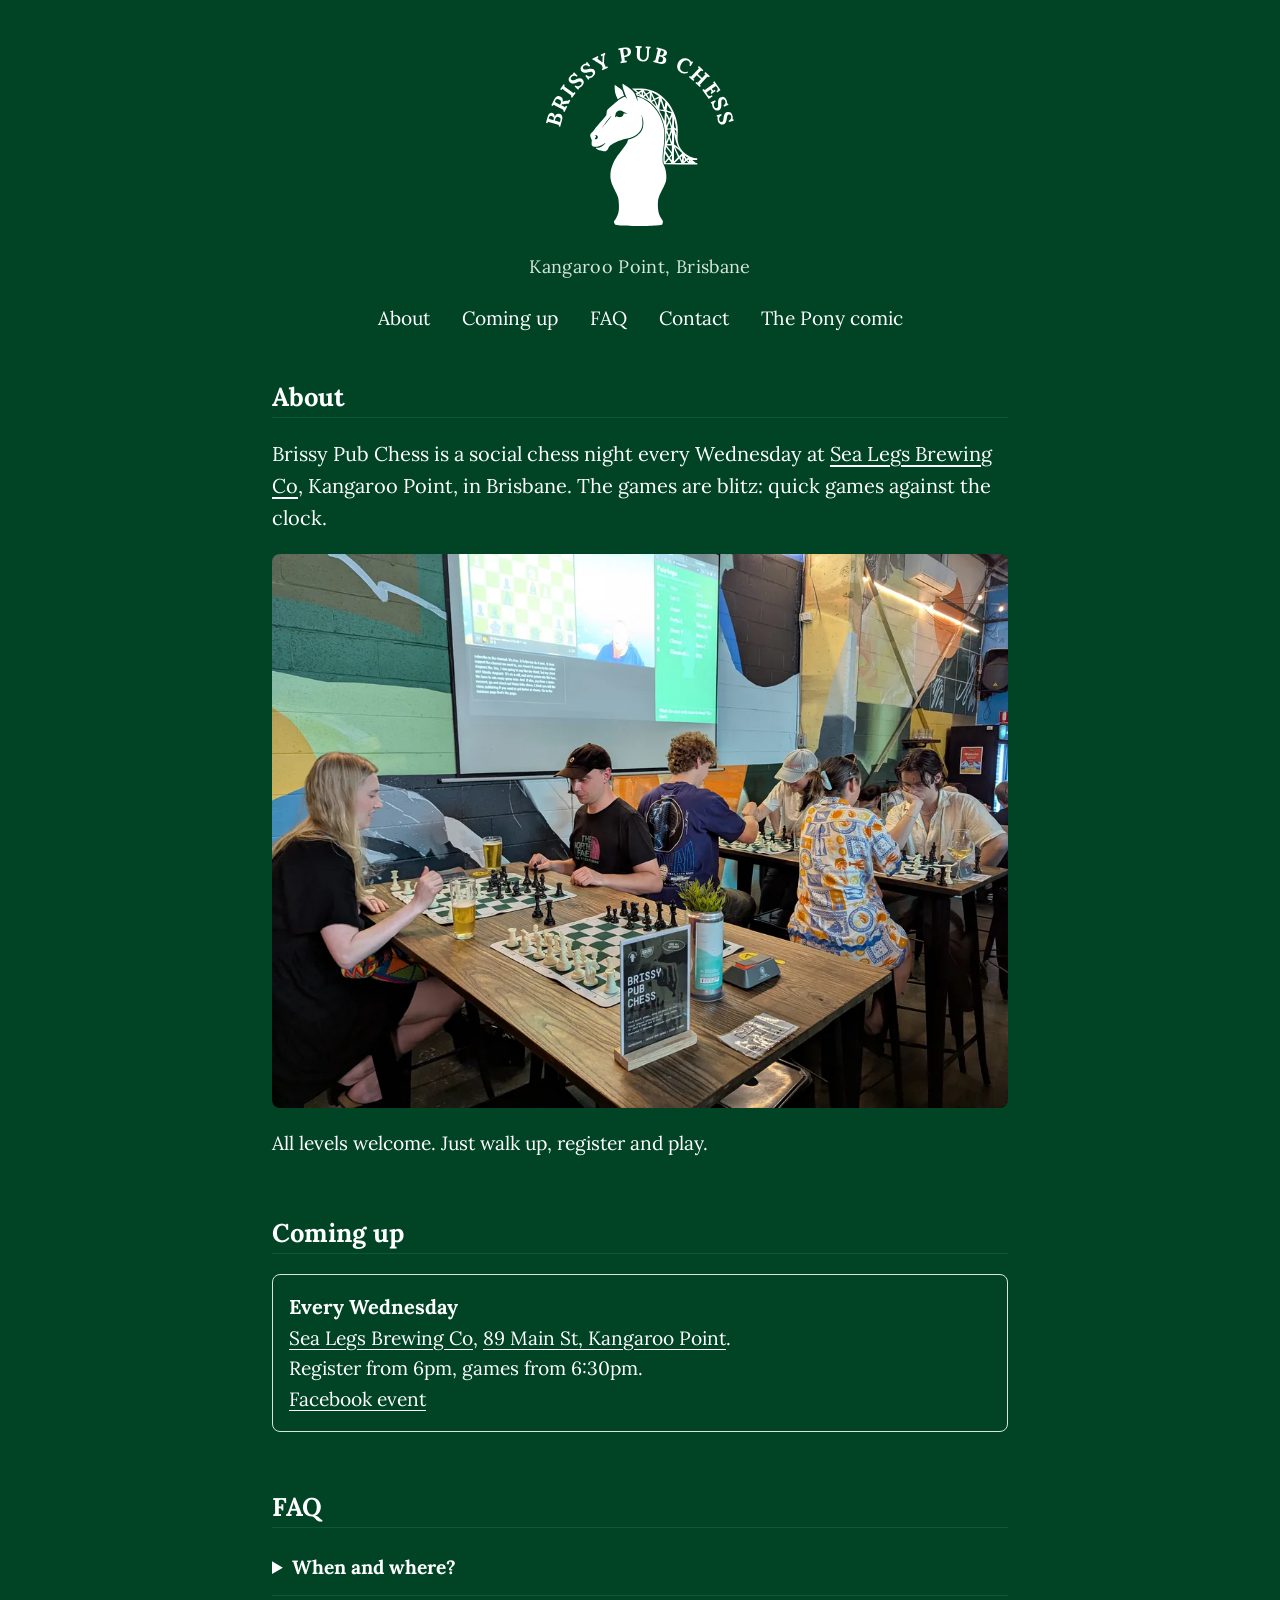
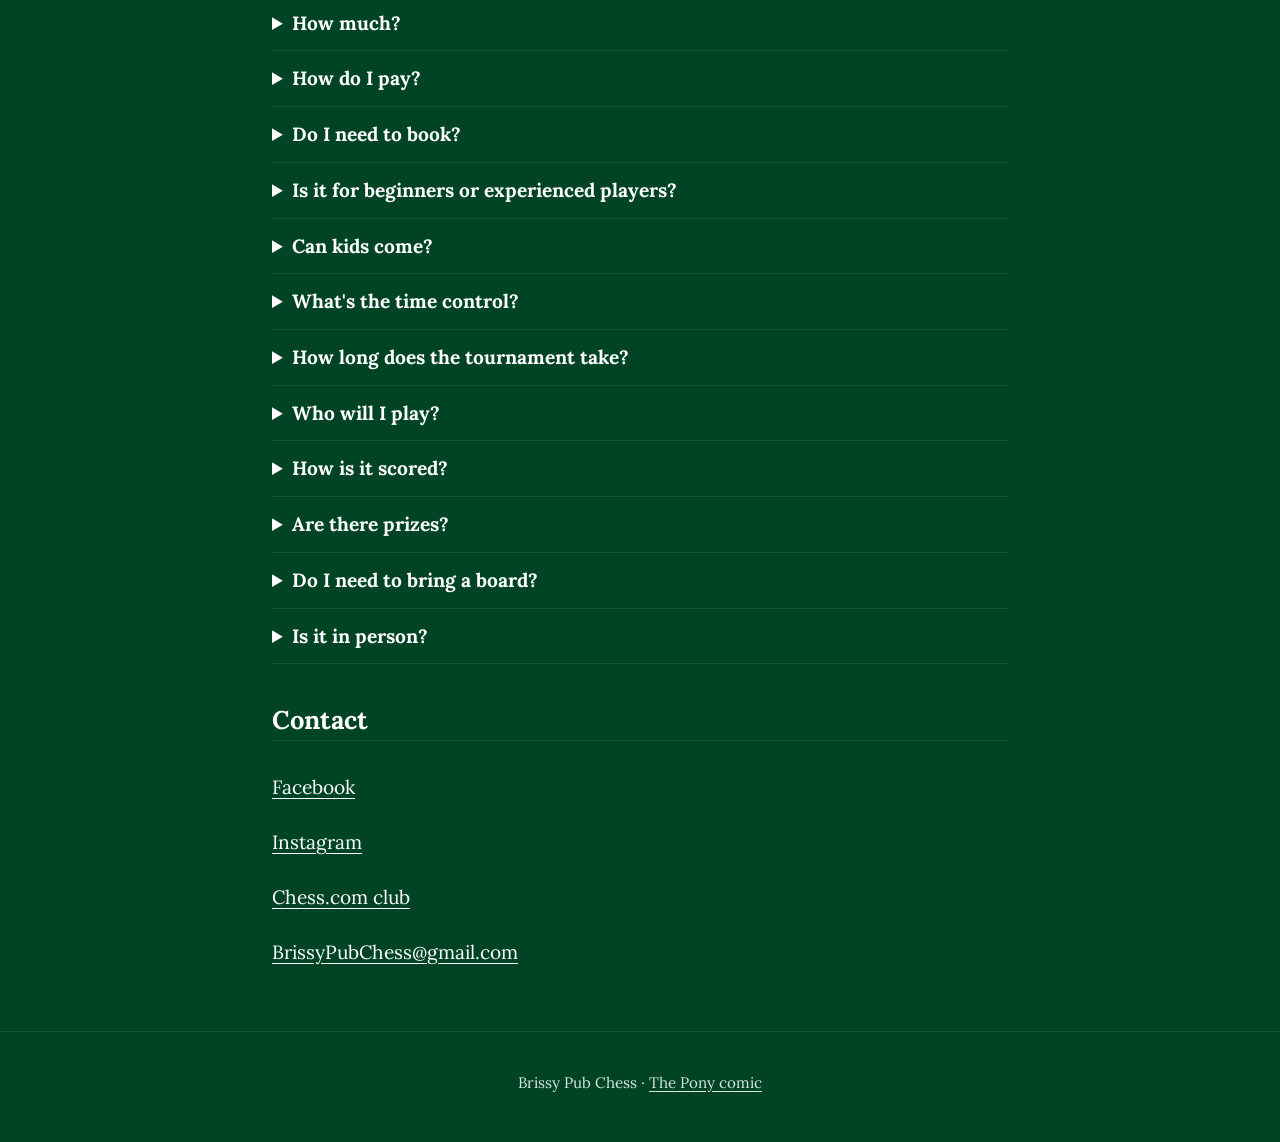
<file: index.html>
<!DOCTYPE html>
<html lang="en-AU">
<head>
  <meta charset="utf-8">
  <meta name="viewport" content="width=device-width, initial-scale=1">
  <title>Brissy Pub Chess · Social chess night, Kangaroo Point, Brisbane</title>
  <meta name="description" content="Social pub chess every Wednesday night at Sea Legs Brewing Co, Kangaroo Point, Brisbane. Blitz games, all levels welcome. Just walk up and play.">
  <link rel="canonical" href="https://www.brissypubchess.com.au/">
  <meta property="og:type" content="website">
  <meta property="og:site_name" content="Brissy Pub Chess">
  <meta property="og:title" content="Brissy Pub Chess · Social chess night, Kangaroo Point, Brisbane">
  <meta property="og:description" content="Social pub chess every Wednesday night at Sea Legs Brewing Co, Kangaroo Point, Brisbane. Blitz games, all levels welcome. Just walk up and play.">
  <meta property="og:url" content="https://www.brissypubchess.com.au/">
  <meta property="og:image" content="https://www.brissypubchess.com.au/images/share.jpg">
  <meta property="og:image:width" content="1200">
  <meta property="og:image:height" content="630">
  <meta property="og:image:alt" content="Players at chess boards at Sea Legs Brewing Co">
  <meta property="og:locale" content="en_AU">
  <meta name="theme-color" content="#014425">
  <link rel="icon" href="images/favicon.svg" type="image/svg+xml">
  <link rel="apple-touch-icon" href="images/apple-touch-icon.png">
  <link rel="preload" href="fonts/lora-latin-wght-normal.woff2" as="font" type="font/woff2" crossorigin>
  <link rel="stylesheet" href="css/style.css">
</head>
<body>
  <a class="skip-link" href="#main">Skip to content</a>

  <header class="site-header">
    <h1 class="site-title"><a href="index.html"><img class="logo" src="images/logo.svg" width="1024" height="1024" alt="Brissy Pub Chess"></a> <span class="tagline">Kangaroo Point, Brisbane</span></h1>
    <nav class="site-nav" aria-label="Main">
      <ul>
        <li><a href="#about">About</a></li>
        <li><a href="#coming-up">Coming up</a></li>
        <li><a href="#faq">FAQ</a></li>
        <li><a href="#contact">Contact</a></li>
        <li><a href="the-pony/index.html">The Pony comic</a></li>
      </ul>
    </nav>
  </header>

  <main id="main">
    <section id="about" aria-labelledby="about-heading">
      <h2 id="about-heading">About</h2>
      <p class="lead">Brissy Pub Chess is a social chess night every Wednesday at <a href="https://www.sealegsbrewing.com.au/">Sea Legs Brewing Co</a>, Kangaroo Point, in Brisbane. The games are blitz: quick games against the clock.</p>
      <img class="photo" src="images/chess-night-tables-640.webp"
           srcset="images/chess-night-tables-640.webp 640w, images/chess-night-tables-1024.webp 1024w, images/chess-night-tables-1536.webp 1536w"
           sizes="(min-width: 48rem) 46rem, 100vw"
           width="1536" height="1157"
           alt="Players at chess boards on the wooden tables at Sea Legs Brewing Co, with pints of beer, a chess clock and a Brissy Pub Chess table sign on the table, and the night's pairings and a chess stream projected on the painted wall behind them.">
      <p>All levels welcome. Just walk up, register and play.</p>
    </section>

    <section id="coming-up" aria-labelledby="coming-up-heading">
      <h2 id="coming-up-heading">Coming up</h2>
      <!-- One <li> per event. The weekly night stays first; add one-off nights below it. -->
      <ul class="events">
        <li>
          <strong>Every Wednesday</strong>
          <a href="https://www.sealegsbrewing.com.au/">Sea Legs Brewing Co</a>, <a href="https://www.google.com/maps/search/?api=1&amp;query=Sea+Legs+Brewing+Co%2C+89+Main+St%2C+Kangaroo+Point+QLD">89 Main St, Kangaroo Point</a>.<br>
          Register from 6pm, games from 6:30pm.<br>
          <a href="https://www.facebook.com/events/1058613073730019">Facebook event</a>
        </li>
      </ul>
    </section>

    <section id="faq" class="faq" aria-labelledby="faq-heading">
      <h2 id="faq-heading">FAQ</h2>

      <details>
        <summary>When and where?</summary>
        <p>Every Wednesday, <a href="https://www.sealegsbrewing.com.au/">Sea Legs Brewing Co</a>, <a href="https://www.google.com/maps/search/?api=1&amp;query=Sea+Legs+Brewing+Co%2C+89+Main+St%2C+Kangaroo+Point+QLD">89 Main St, Kangaroo Point</a>. Register from 6pm, games from 6:30pm.</p>
      </details>

      <details>
        <summary>How much?</summary>
        <p>$15, or $10 concession. Includes a drink or a snack.</p>
      </details>

      <details>
        <summary>How do I pay?</summary>
        <p>Tap and go with your card or phone.</p>
      </details>

      <details>
        <summary>Do I need to book?</summary>
        <p>No, just walk up and register on the night.</p>
      </details>

      <details>
        <summary>Is it for beginners or experienced players?</summary>
        <p>Both. All levels welcome.</p>
      </details>

      <details>
        <summary>Can kids come?</summary>
        <p>It's mainly adults. Under-18s are welcome if accompanied by an adult.</p>
      </details>

      <details>
        <summary>What's the time control?</summary>
        <p>3+2 blitz. Each player has 3 minutes on their clock for the whole game, and 2 seconds are added to their clock after every move they make.</p>
      </details>

      <details>
        <summary>How long does the tournament take?</summary>
        <p>Generally an hour or less, usually six games.</p>
      </details>

      <details>
        <summary>Who will I play?</summary>
        <p>Each round you're paired with someone on a similar score. When numbers are small, it switches to making sure everyone plays everyone.</p>
      </details>

      <details>
        <summary>How is it scored?</summary>
        <p>A win is 1 point and a draw is half a point. Players on equal points are split by number of wins, otherwise they share the place. There's also a Pub Score, where beating a stronger player counts for more than beating a weaker one.</p>
      </details>

      <details>
        <summary>Are there prizes?</summary>
        <p>No, bragging rights only.</p>
      </details>

      <details>
        <summary>Do I need to bring a board?</summary>
        <p>No. Boards and clocks are supplied.</p>
      </details>

      <details>
        <summary>Is it in person?</summary>
        <p>Yes. It's over-the-board chess, played in real life.</p>
      </details>
    </section>

    <section id="contact" aria-labelledby="contact-heading">
      <h2 id="contact-heading">Contact</h2>
      <ul class="links">
        <li><a href="https://www.facebook.com/BrissyPubChess">Facebook</a></li>
        <li><a href="https://www.instagram.com/BrissyPubChess">Instagram</a></li>
        <li><a href="https://www.chess.com/club/brissy-pub-chess">Chess.com club</a></li>
        <li><a href="mailto:BrissyPubChess@gmail.com">BrissyPubChess@gmail.com</a></li>
      </ul>
    </section>
  </main>

  <footer class="site-footer">
    <p>Brissy Pub Chess · <a href="the-pony/index.html">The Pony comic</a></p>
  </footer>
</body>
</html>
</file>
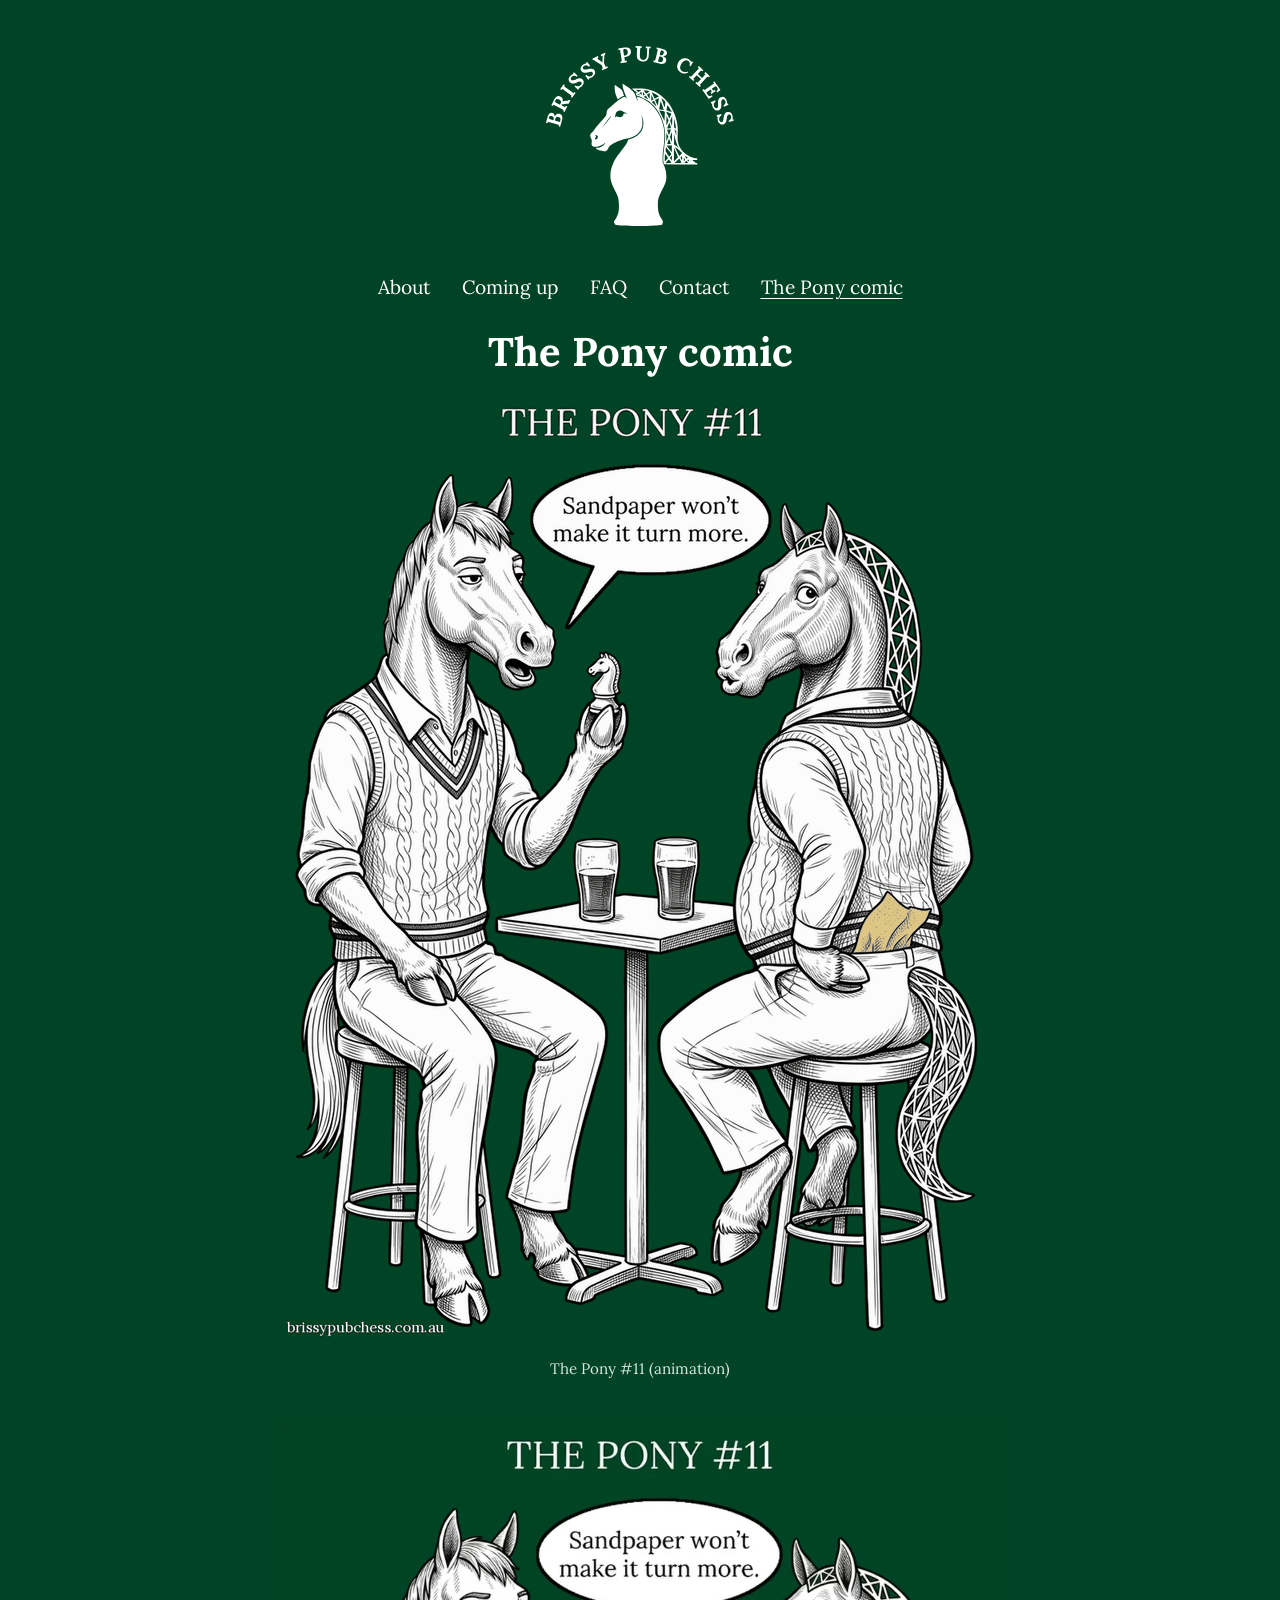
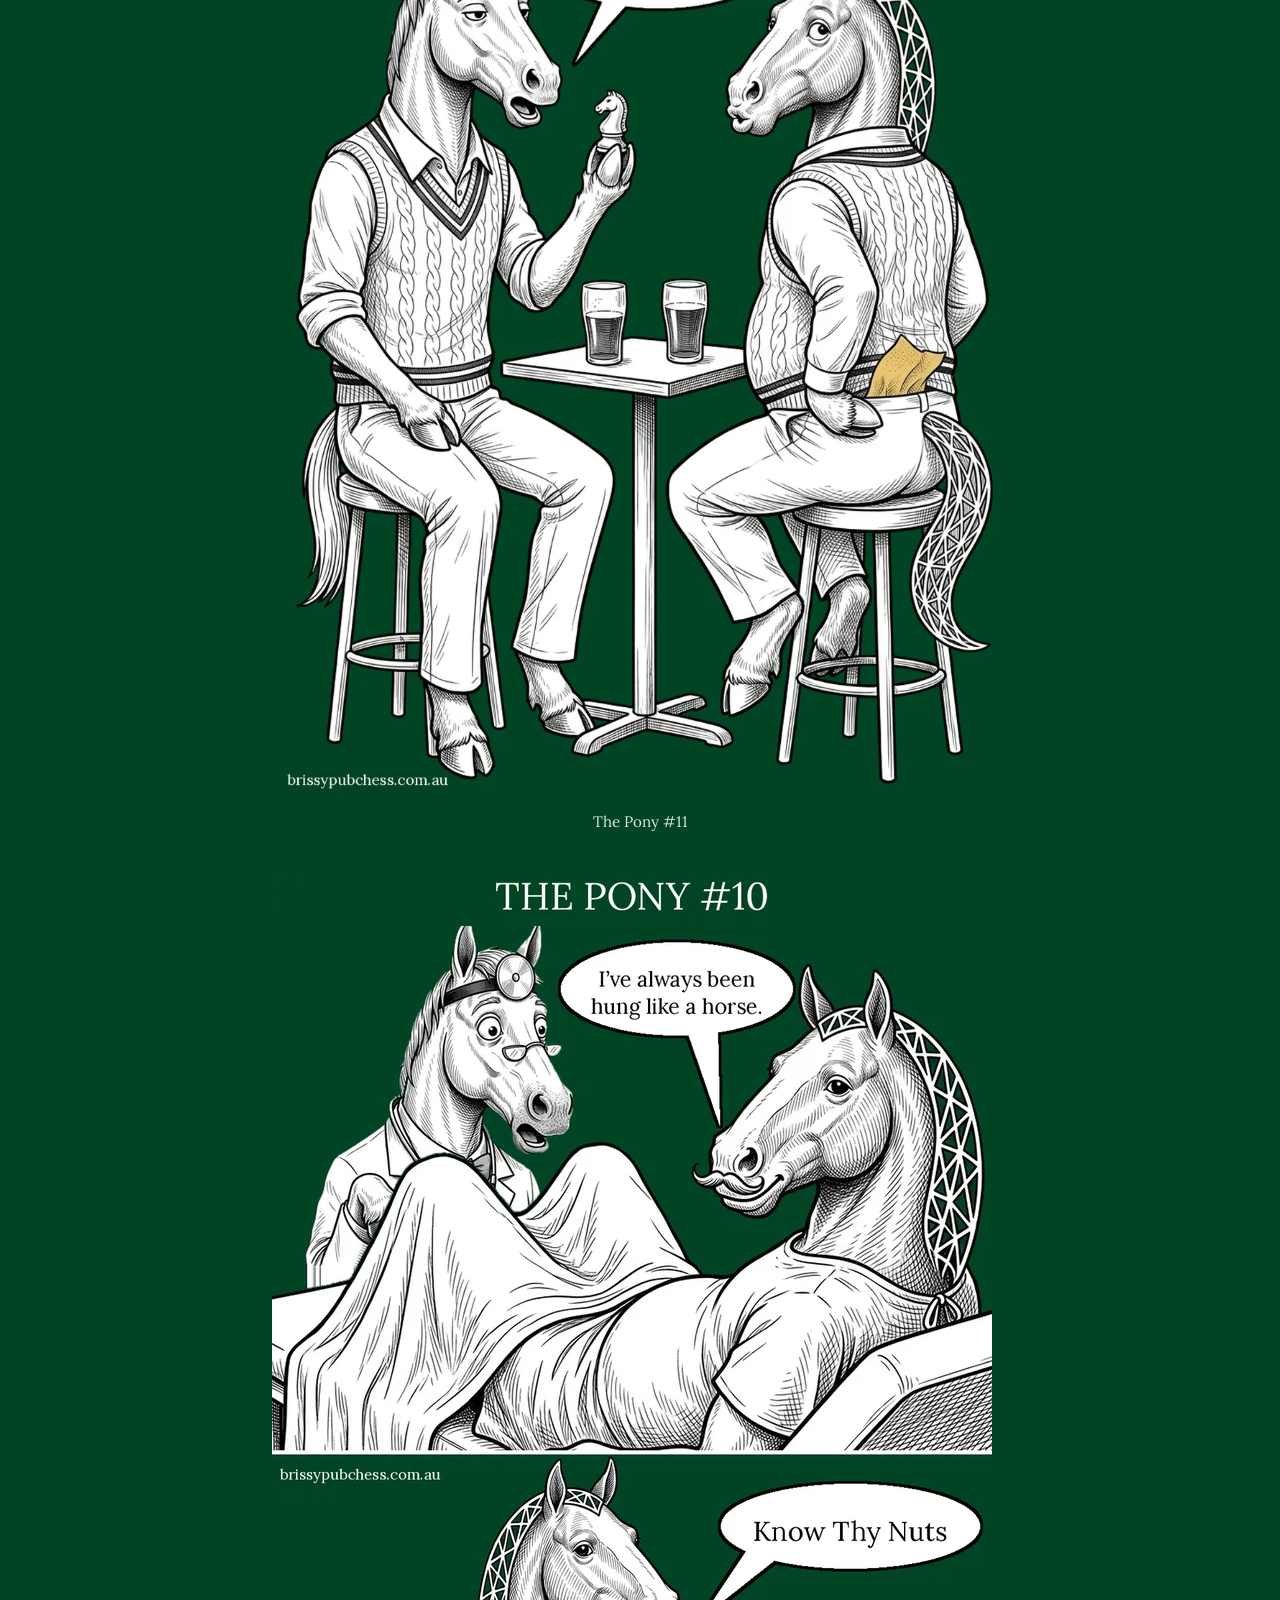
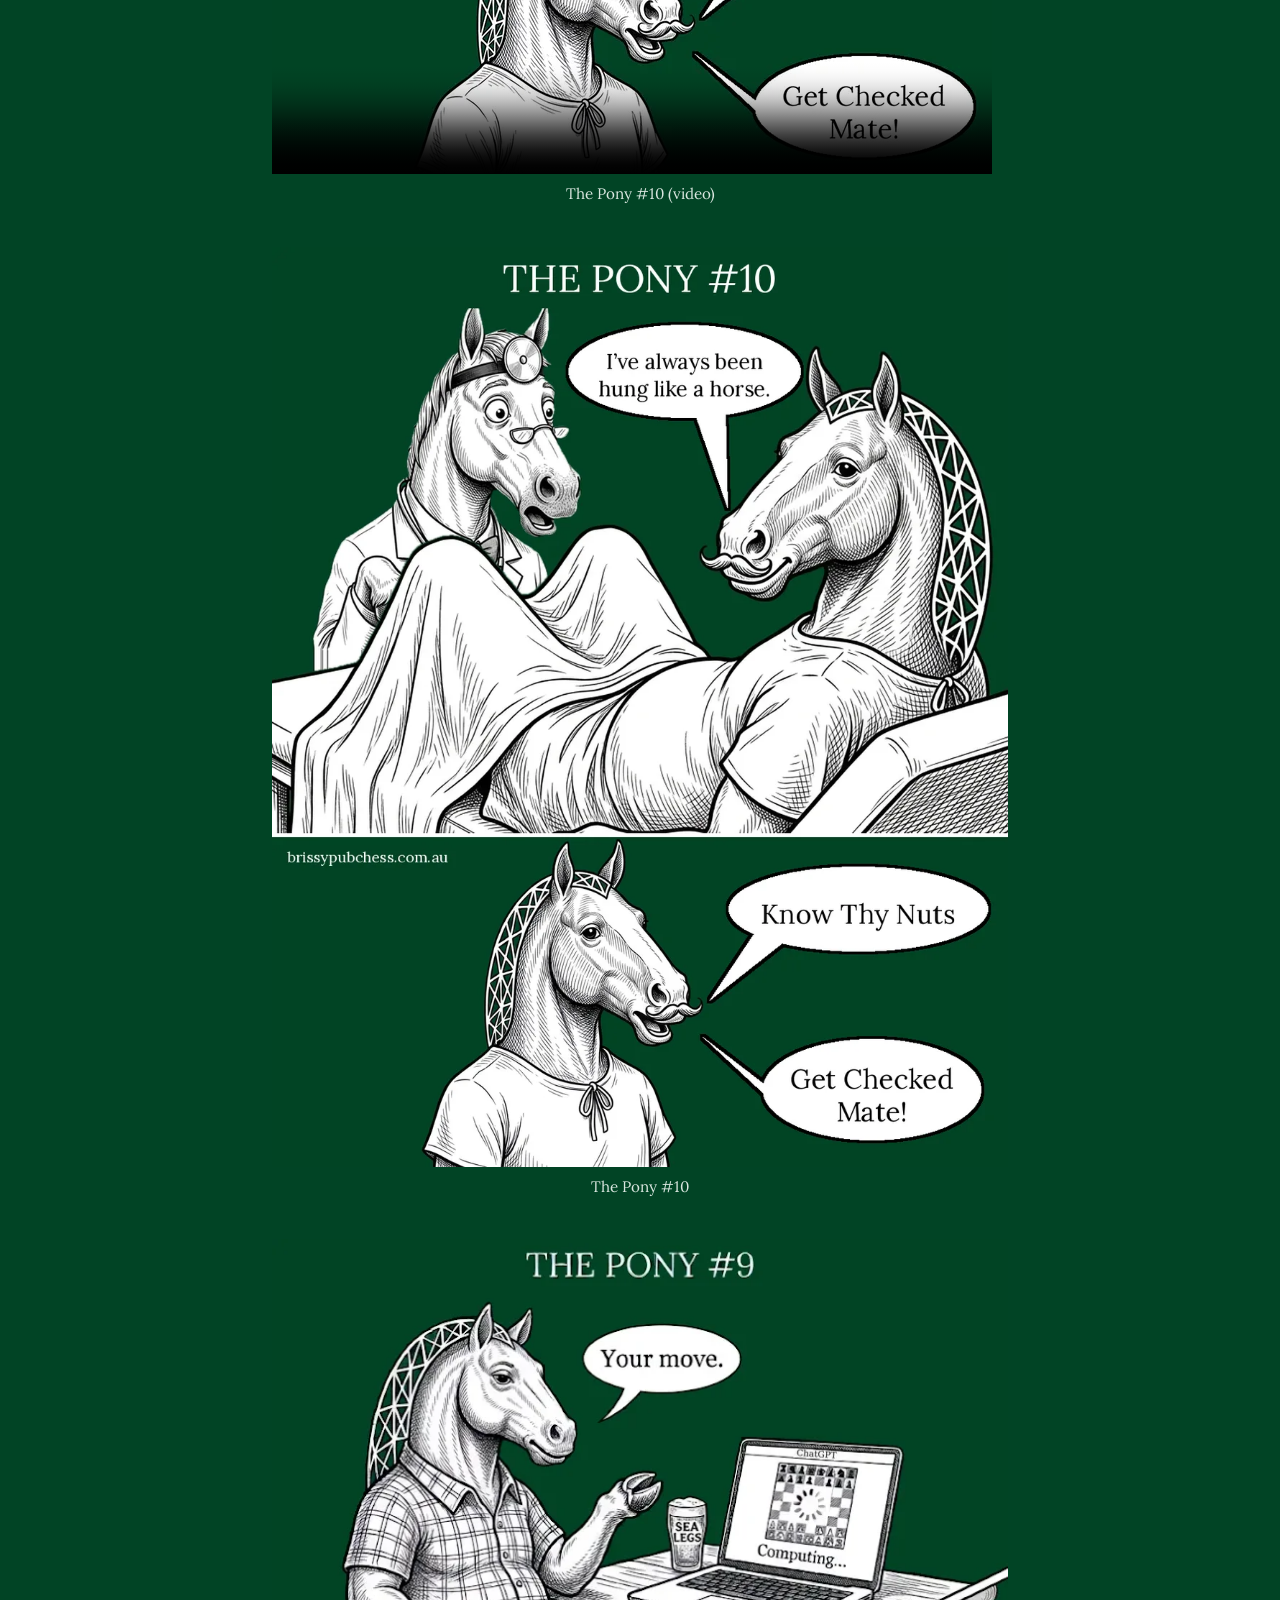
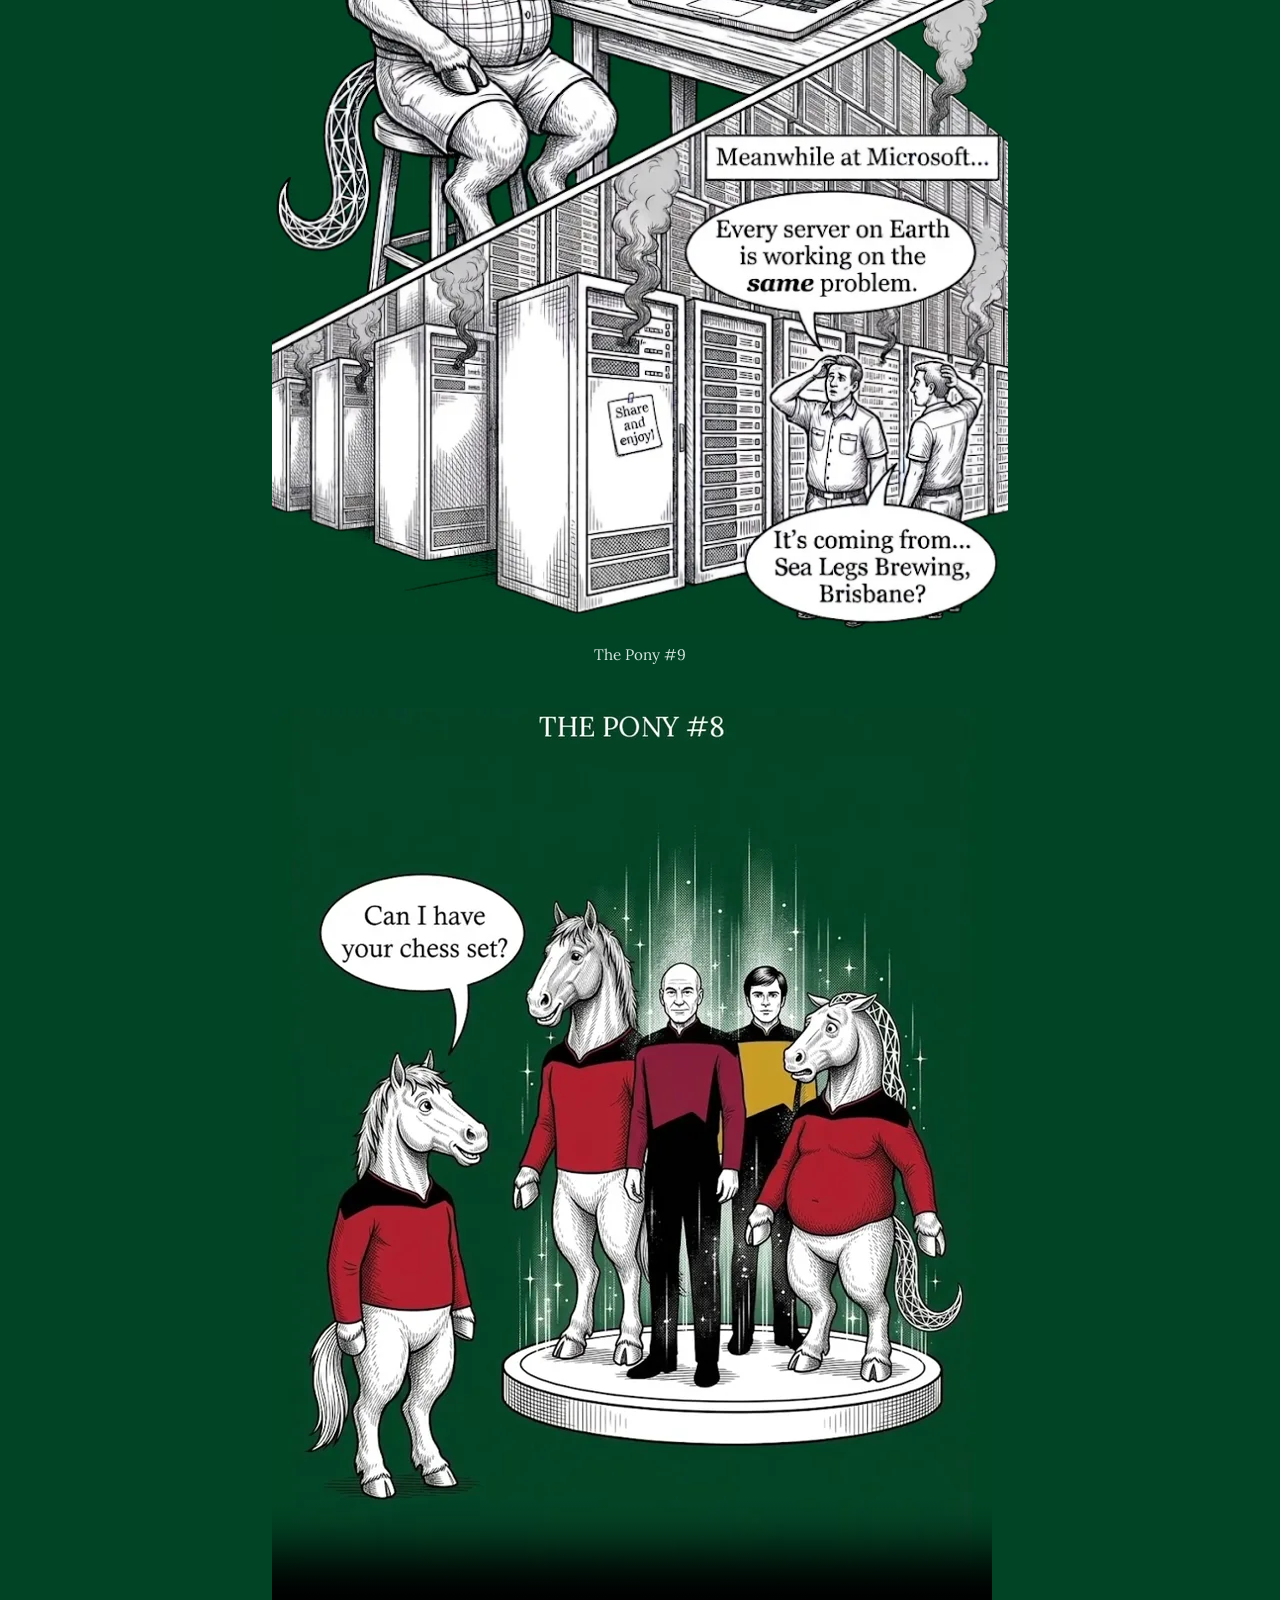
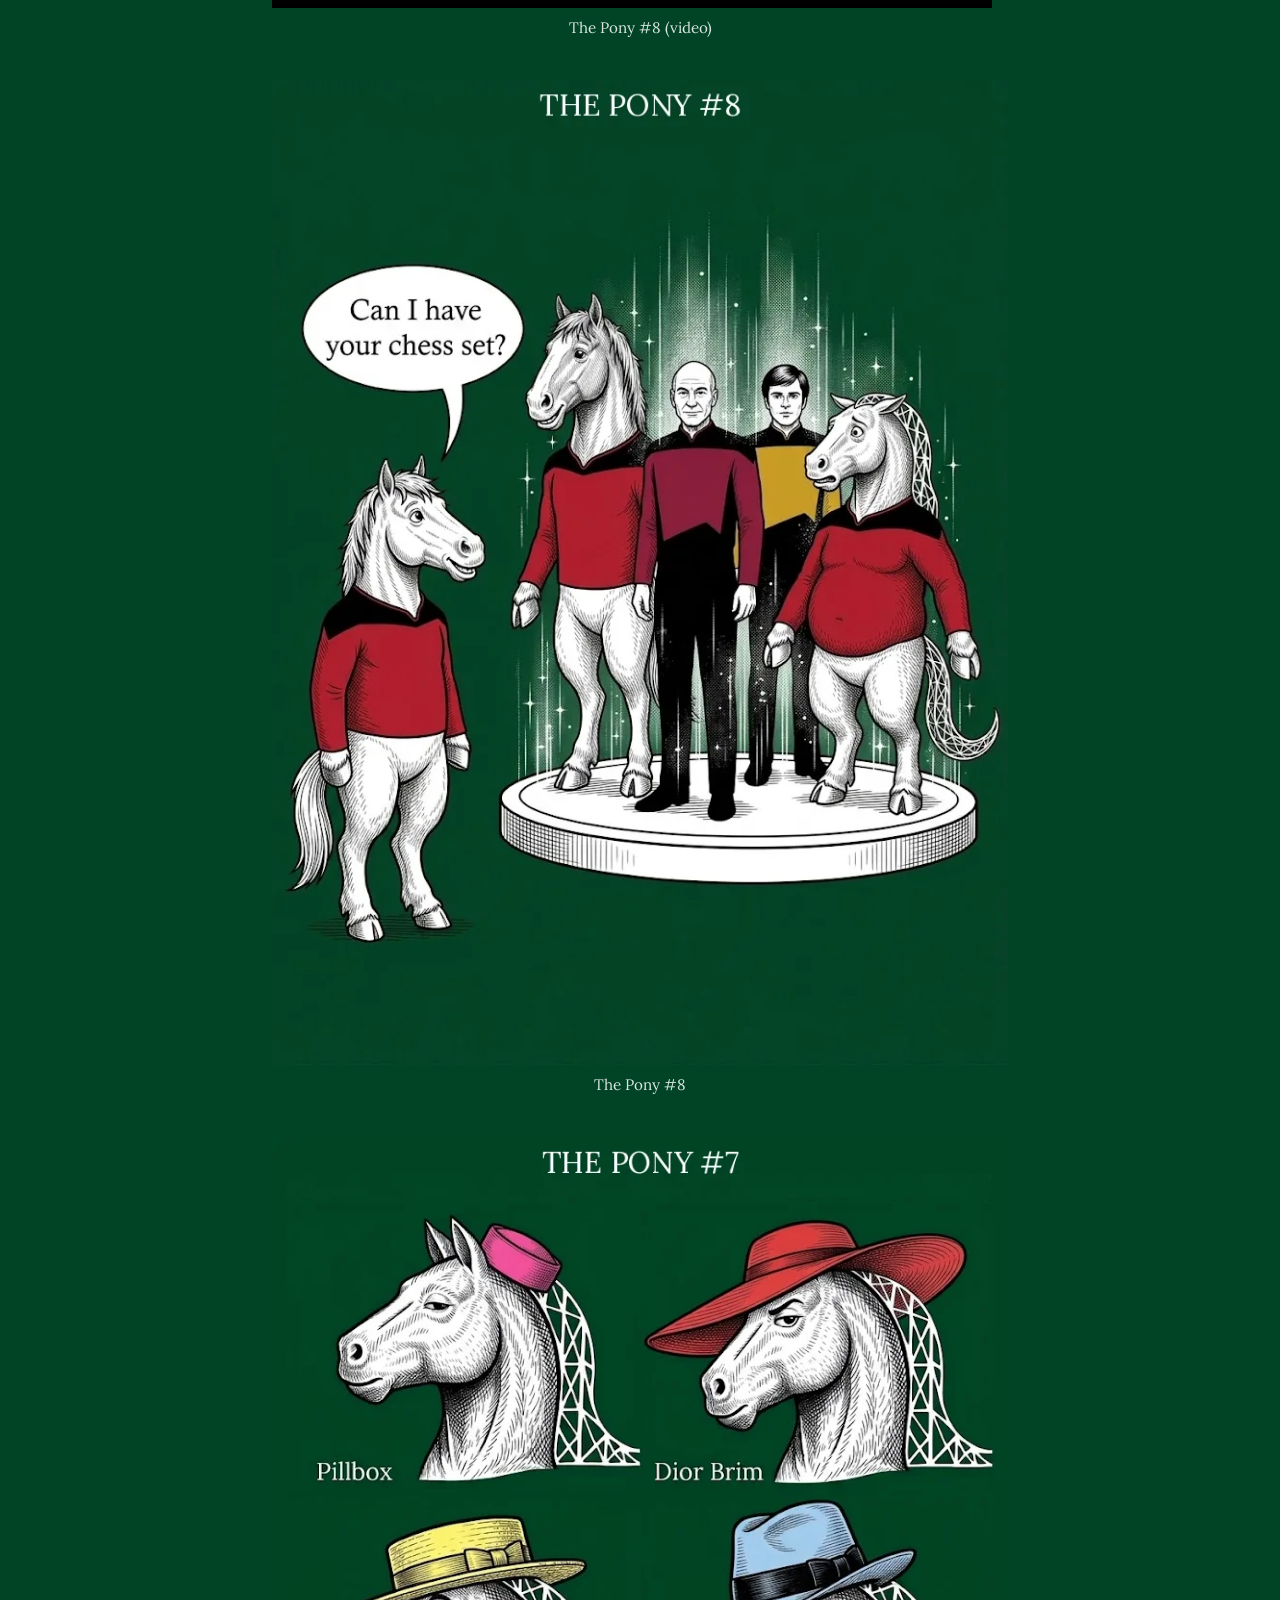
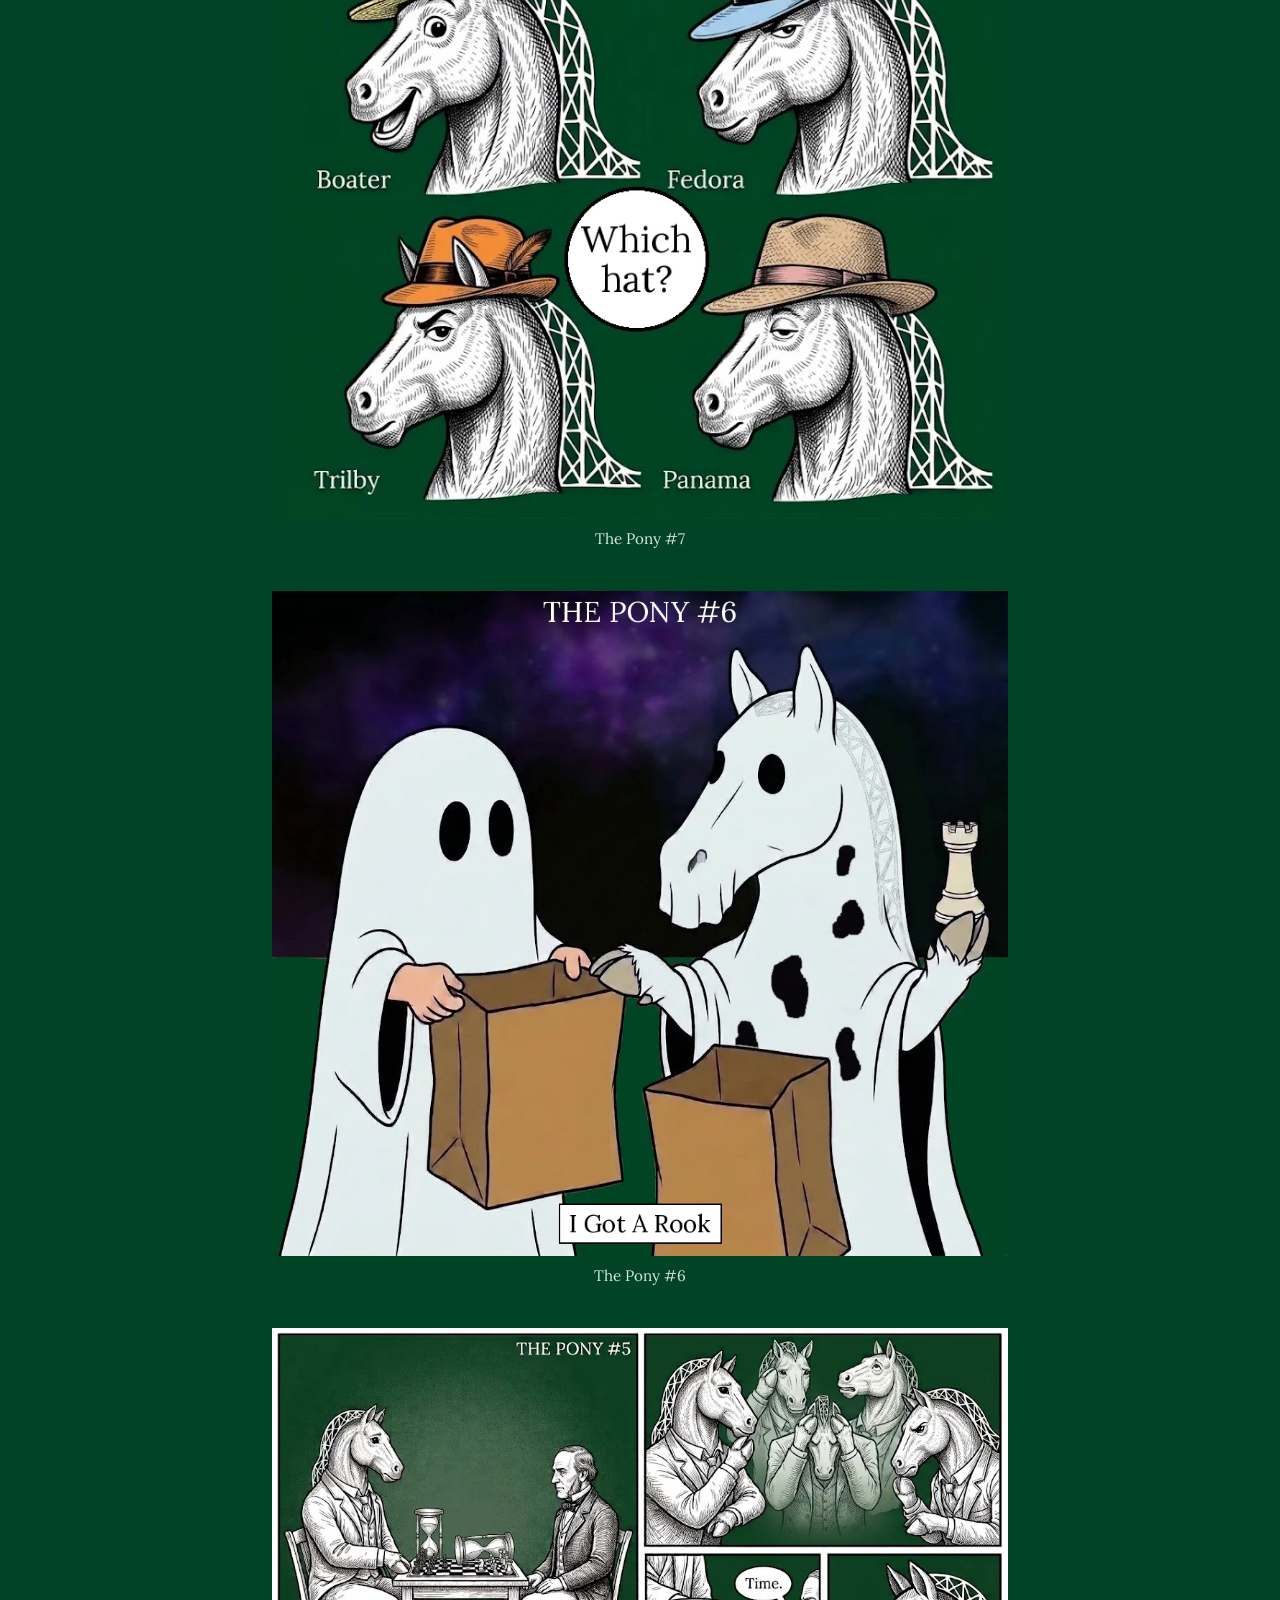
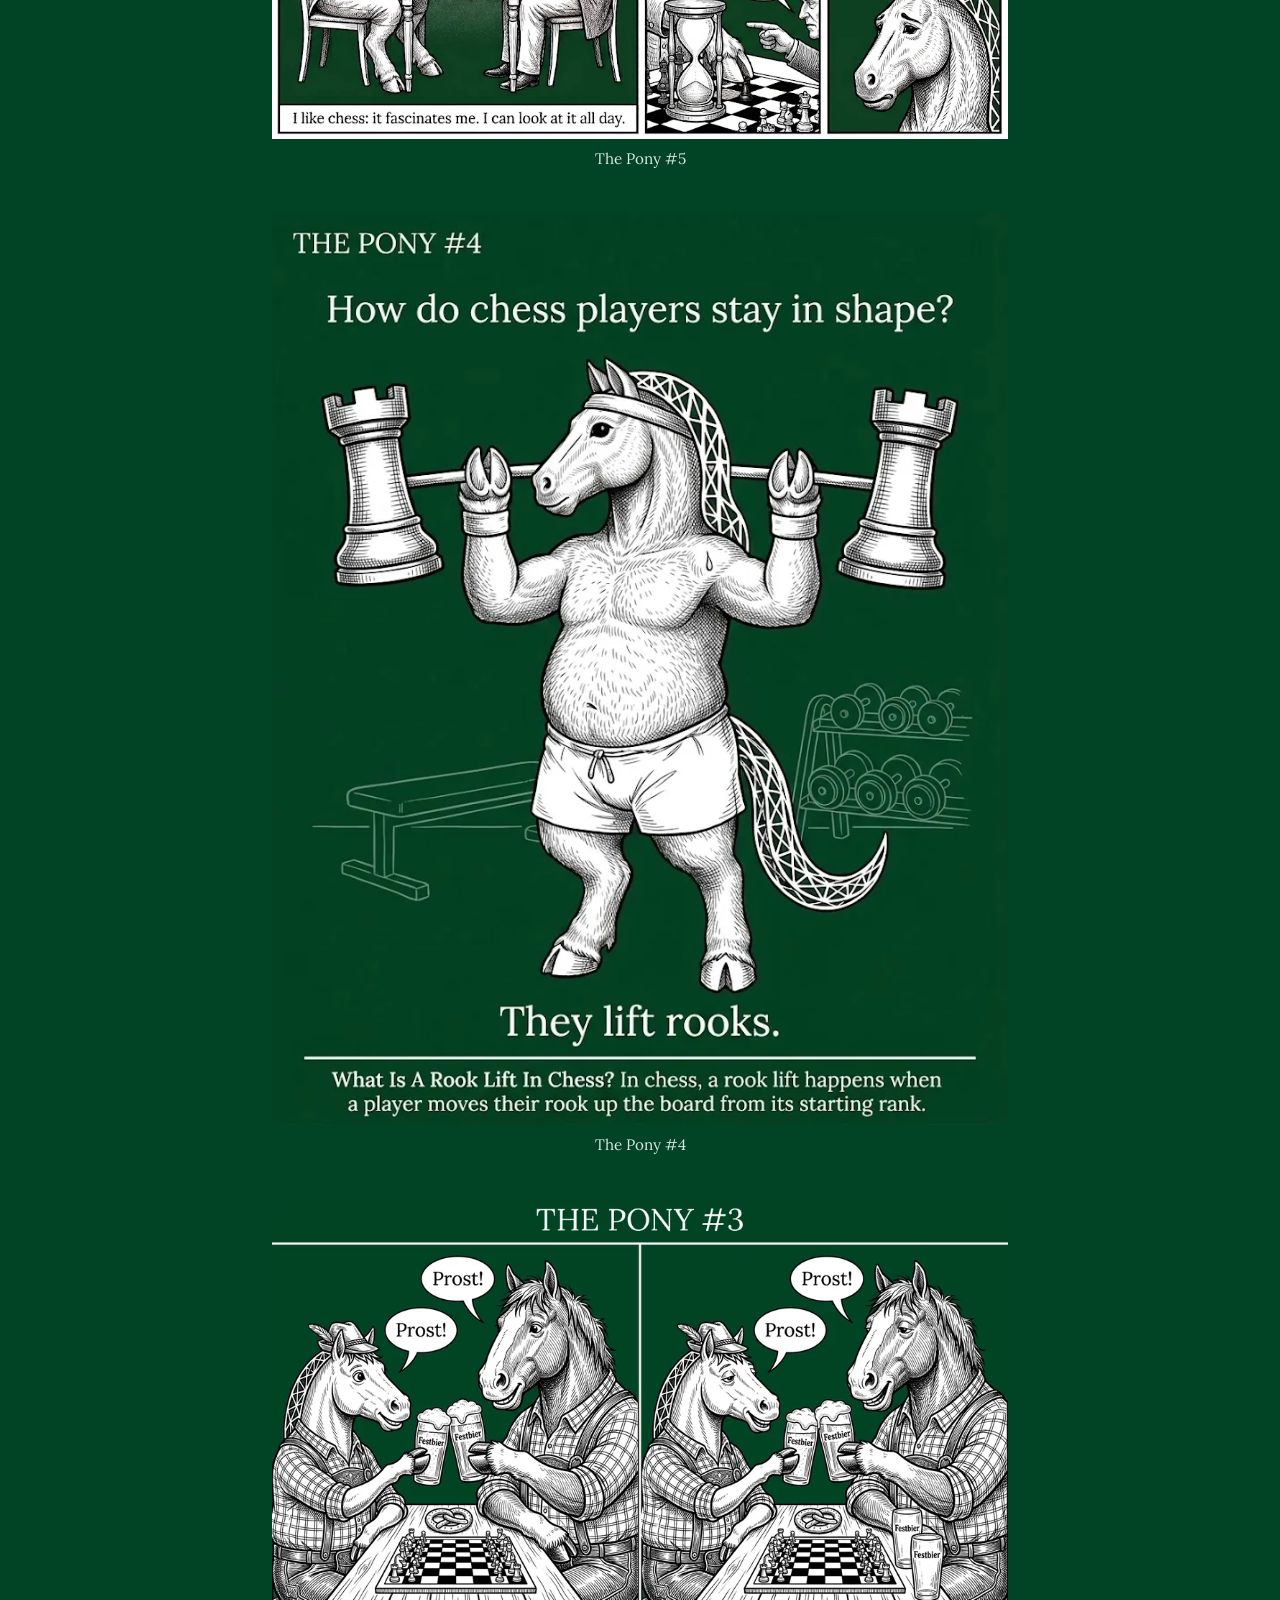
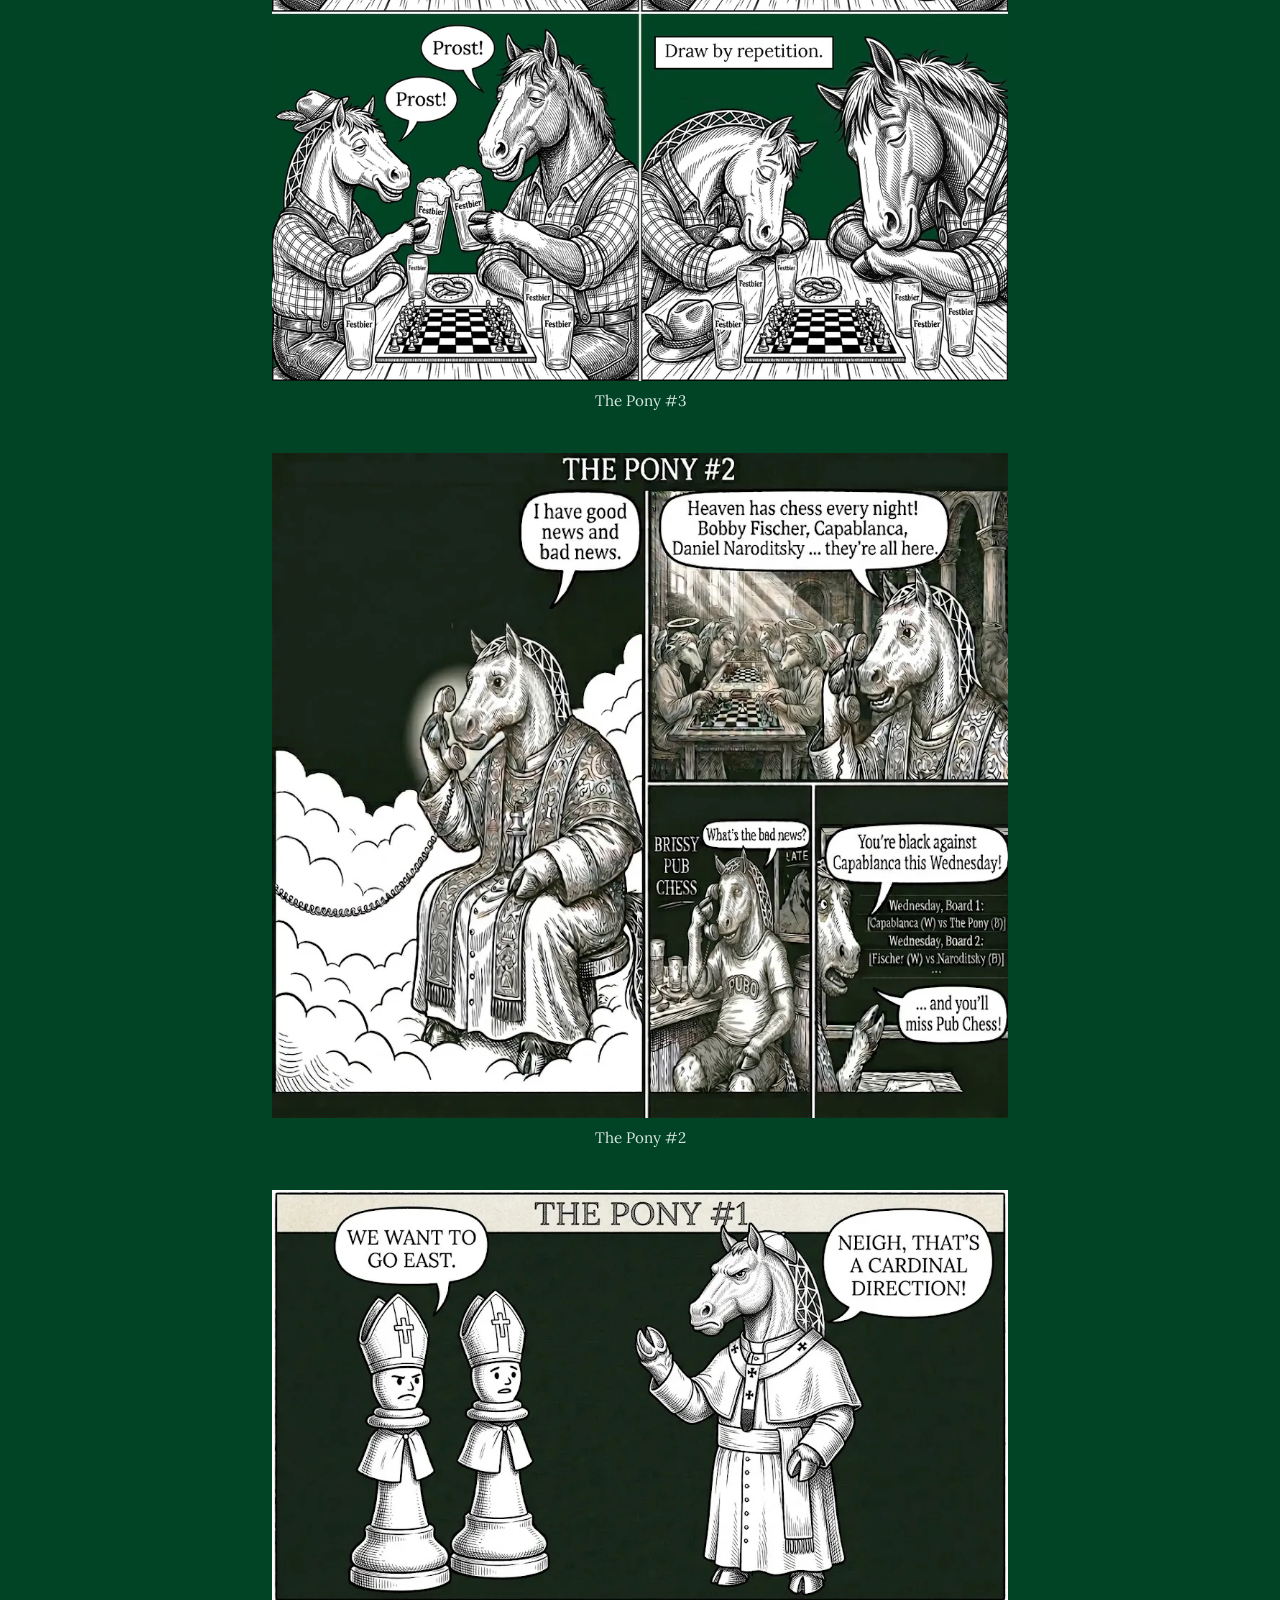
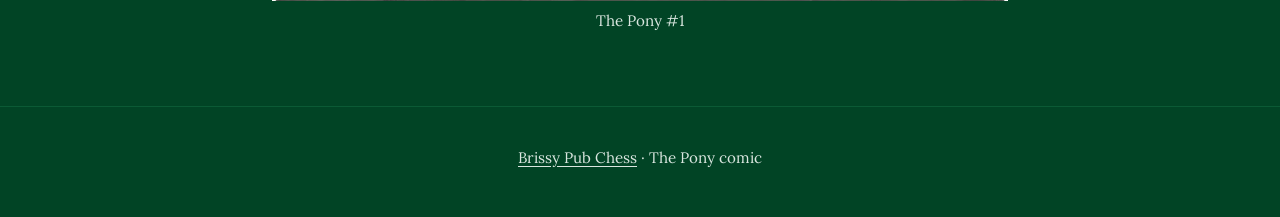
<file: the-pony/index.html>
<!DOCTYPE html>
<html lang="en-AU">
<head>
  <meta charset="utf-8">
  <meta name="viewport" content="width=device-width, initial-scale=1">
  <title>The Pony · Brissy Pub Chess</title>
  <meta name="description" content="The Pony, a chess comic from Brissy Pub Chess.">
  <link rel="canonical" href="https://www.brissypubchess.com.au/the-pony/">
  <meta property="og:type" content="website">
  <meta property="og:site_name" content="Brissy Pub Chess">
  <meta property="og:title" content="The Pony · Brissy Pub Chess">
  <meta property="og:description" content="The Pony, a chess comic from Brissy Pub Chess.">
  <meta property="og:url" content="https://www.brissypubchess.com.au/the-pony/">
  <meta property="og:image" content="https://www.brissypubchess.com.au/images/share.jpg">
  <meta property="og:image:width" content="1200">
  <meta property="og:image:height" content="630">
  <meta property="og:image:alt" content="Players at chess boards at Sea Legs Brewing Co">
  <meta property="og:locale" content="en_AU">
  <meta name="theme-color" content="#014425">
  <link rel="icon" href="../images/favicon.svg" type="image/svg+xml">
  <link rel="apple-touch-icon" href="../images/apple-touch-icon.png">
  <link rel="preload" href="../fonts/lora-latin-wght-normal.woff2" as="font" type="font/woff2" crossorigin>
  <link rel="stylesheet" href="../css/style.css">
</head>
<body>
  <a class="skip-link" href="#main">Skip to content</a>

  <header class="site-header">
    <a href="../index.html"><img class="logo" src="../images/logo.svg" width="1024" height="1024" alt="Brissy Pub Chess"></a>
    <nav class="site-nav" aria-label="Main">
      <ul>
        <li><a href="../index.html#about">About</a></li>
        <li><a href="../index.html#coming-up">Coming up</a></li>
        <li><a href="../index.html#faq">FAQ</a></li>
        <li><a href="../index.html#contact">Contact</a></li>
        <li><a href="index.html" aria-current="page">The Pony comic</a></li>
      </ul>
    </nav>
  </header>

  <main id="main">
    <h1>The Pony comic</h1>

    <!--
      Newest first. To add a comic, copy one <figure> block to the top and
      change the number in it. Each comic has a 640px wide copy for phones and
      a copy up to 1024px wide for computers; the browser picks one. The
      newest comic loads straight away; older ones load as people scroll down.
    -->

    <figure class="comic">
      <img src="../images/the-pony/the-pony-11-720.gif"
           width="720" height="960"
           alt="Animation of The Pony #11. The Pony, behind his back, pushes a sheet of sandpaper down into the back of his trousers until only a corner shows. Two ponies in cricket whites and cable-knit cricket vests sit on bar stools at a small pub table with two pints of beer. On the left, a pony holds up a chess knight and says: Sandpaper won't make it turn more. On the right, The Pony looks innocently upward, lips pursed as if whistling, with a sheet of sandpaper stuffed down the back of his trousers. Small text in the corner reads: brissypubchess.com.au">
      <figcaption>The Pony #11 (animation)</figcaption>
    </figure>

    <figure class="comic">
      <img src="../images/the-pony/the-pony-11-640.webp"
           srcset="../images/the-pony/the-pony-11-640.webp 640w, ../images/the-pony/the-pony-11-1024.webp 1024w"
           sizes="(min-width: 48rem) 46rem, 100vw"
           width="1024" height="1365"
           alt="Two ponies in cricket whites and cable-knit cricket vests sit on bar stools at a small pub table with two pints of beer. On the left, a pony holds up a chess knight and says: Sandpaper won't make it turn more. On the right, The Pony looks innocently upward, lips pursed as if whistling, with a sheet of sandpaper stuffed down the back of his trousers. Small text in the corner reads: brissypubchess.com.au">
      <figcaption>The Pony #11</figcaption>
    </figure>

    <figure class="comic">
      <video controls preload="none" playsinline
             poster="../images/the-pony/the-pony-10-reel-poster-720.webp"
             width="720" height="900"
             aria-label="Video of The Pony #10, with no sound. The comic builds up panel by panel. The Pony, in a hospital gown and a thin waxed handlebar moustache, lies on an examination table with a sheet over his raised knees while a shocked doctor pony with a head mirror peers over the sheet. The Pony says: I've always been hung like a horse. Then The Pony faces the reader and says: Know Thy Nuts. Then: Get Checked Mate! It ends on the Brissy Pub Chess logo.">
        <source src="../images/the-pony/the-pony-10-reel-720.mp4" type="video/mp4">
        <a href="../images/the-pony/the-pony-10-reel-720.mp4">Watch the video of The Pony #10</a>
      </video>
      <figcaption>The Pony #10 (video)</figcaption>
    </figure>

    <figure class="comic">
      <img src="../images/the-pony/the-pony-10-640.webp"
           srcset="../images/the-pony/the-pony-10-640.webp 640w, ../images/the-pony/the-pony-10-1024.webp 1024w"
           sizes="(min-width: 48rem) 46rem, 100vw"
           loading="lazy"
           width="1024" height="1280"
           alt="Two panels. In the top panel, The Pony, wearing a hospital gown and a thin waxed handlebar moustache, lies back on an examination table with a sheet over his raised knees. At the end of the table, a doctor pony with a head mirror, glasses, a bow tie and a stethoscope peers over the sheet, looking shocked. The Pony says: I've always been hung like a horse. In the bottom panel, The Pony, with his moustache, faces the reader and says: Know Thy Nuts. Then: Get Checked Mate! Small text in the corner reads: brissypubchess.com.au">
      <figcaption>The Pony #10</figcaption>
    </figure>

    <figure class="comic">
      <img src="../images/the-pony/the-pony-9-640.webp"
           srcset="../images/the-pony/the-pony-9-640.webp 640w, ../images/the-pony/the-pony-9-744.webp 744w"
           sizes="(min-width: 48rem) 46rem, 100vw"
           loading="lazy"
           width="744" height="1007"
           alt="Two panels split diagonally. In a pub, The Pony, in a checked shirt, sits at a table with a Sea Legs pint glass and plays chess on a laptop. The laptop says ChatGPT and Computing... under a loading circle. The Pony says: Your move. Below, a caption reads: Meanwhile at Microsoft... Rows of server racks are smoking, one with a sticker reading Share and enjoy!. Two baffled technicians scratch their heads. One says: Every server on Earth is working on the same problem. The other says: It's coming from... Sea Legs Brewing, Brisbane?">
      <figcaption>The Pony #9</figcaption>
    </figure>

    <figure class="comic">
      <video controls preload="none" playsinline
             poster="../images/the-pony/the-pony-8-red-shirt-poster-720.webp"
             width="720" height="900"
             aria-label="Video of The Pony #8. The camera moves across the comic: The Pony, wearing a red uniform top, stands beside a round, sparkling platform with two other horses in red uniform tops, a bald man in a red uniform and a dark-haired man in a gold uniform. The Pony asks, in a speech bubble: Can I have your chess set?">
        <source src="../images/the-pony/the-pony-8-red-shirt-720.mp4" type="video/mp4">
        <a href="../images/the-pony/the-pony-8-red-shirt-720.mp4">Watch the video of The Pony #8</a>
      </video>
      <figcaption>The Pony #8 (video)</figcaption>
    </figure>

    <figure class="comic">
      <img src="../images/the-pony/the-pony-8-640.webp"
           srcset="../images/the-pony/the-pony-8-640.webp 640w, ../images/the-pony/the-pony-8-765.webp 765w"
           sizes="(min-width: 48rem) 46rem, 100vw"
           loading="lazy"
           width="765" height="1024"
           alt="The Pony, wearing a red uniform top, stands beside a round, sparkling platform. On the platform are two other horses in red uniform tops, a bald man in a red uniform and a dark-haired man in a gold uniform. The Pony asks, in a speech bubble: Can I have your chess set?">
      <figcaption>The Pony #8</figcaption>
    </figure>

    <figure class="comic">
      <img src="../images/the-pony/the-pony-7-640.webp"
           srcset="../images/the-pony/the-pony-7-640.webp 640w, ../images/the-pony/the-pony-7-798.webp 798w"
           sizes="(min-width: 48rem) 46rem, 100vw"
           loading="lazy"
           width="798" height="1064"
           alt="Six drawings of The Pony's head, each wearing a different hat and labelled: Pillbox, Dior Brim, Boater, Fedora, Trilby and Panama. In the middle, a speech bubble asks: Which hat?">
      <figcaption>The Pony #7</figcaption>
    </figure>

    <figure class="comic">
      <img src="../images/the-pony/the-pony-6-640.webp"
           srcset="../images/the-pony/the-pony-6-640.webp 640w, ../images/the-pony/the-pony-6-1024.webp 1024w"
           sizes="(min-width: 48rem) 46rem, 100vw"
           loading="lazy"
           width="1024" height="925"
           alt="Trick-or-treating at night. A child in a white ghost sheet holds open a paper bag. Beside them, The Pony, also in a ghost sheet with eye holes, holds up a chess rook over his own paper bag. Caption: I Got A Rook.">
      <figcaption>The Pony #6</figcaption>
    </figure>

    <figure class="comic">
      <img src="../images/the-pony/the-pony-5-640.webp"
           srcset="../images/the-pony/the-pony-5-640.webp 640w, ../images/the-pony/the-pony-5-1024.webp 1024w"
           sizes="(min-width: 48rem) 46rem, 100vw"
           loading="lazy"
           width="1024" height="572"
           alt="The Pony plays chess against a Victorian gentleman, with sandglasses for clocks. Caption: I like chess: it fascinates me. I can look at it all day. The Pony thinks hard, the gentleman points at the empty sandglass and says Time., and The Pony looks sad.">
      <figcaption>The Pony #5</figcaption>
    </figure>

    <figure class="comic">
      <img src="../images/the-pony/the-pony-4-640.webp"
           srcset="../images/the-pony/the-pony-4-640.webp 640w, ../images/the-pony/the-pony-4-825.webp 825w"
           sizes="(min-width: 48rem) 46rem, 100vw"
           loading="lazy"
           width="825" height="1024"
           alt="How do chess players stay in shape? The Pony lifts a barbell with a rook at each end. They lift rooks. Below: What is a rook lift in chess? In chess, a rook lift happens when a player moves their rook up the board from its starting rank.">
      <figcaption>The Pony #4</figcaption>
    </figure>

    <figure class="comic">
      <img src="../images/the-pony/the-pony-3-640.webp"
           srcset="../images/the-pony/the-pony-3-640.webp 640w, ../images/the-pony/the-pony-3-1024.webp 1024w"
           sizes="(min-width: 48rem) 46rem, 100vw"
           loading="lazy"
           width="1024" height="1090"
           alt="Two horses in Oktoberfest outfits at a chess board clink steins of Festbier and say Prost!, three panels in a row, with more empty glasses each time. In the last panel both are asleep on the table: Draw by repetition.">
      <figcaption>The Pony #3</figcaption>
    </figure>

    <figure class="comic">
      <img src="../images/the-pony/the-pony-2-640.webp"
           srcset="../images/the-pony/the-pony-2-640.webp 640w, ../images/the-pony/the-pony-2-1024.webp 1024w"
           sizes="(min-width: 48rem) 46rem, 100vw"
           loading="lazy"
           width="1024" height="925"
           alt="The Pony phones from heaven: I have good news and bad news. Heaven has chess every night! Bobby Fischer, Capablanca, Daniel Naroditsky ... they're all here. At Brissy Pub Chess, a horse answers: What's the bad news? You're black against Capablanca this Wednesday! ... and you'll miss Pub Chess! The pairings read Board 1: Capablanca (W) vs The Pony (B), Board 2: Fischer (W) vs Naroditsky (B).">
      <figcaption>The Pony #2</figcaption>
    </figure>

    <figure class="comic">
      <img src="../images/the-pony/the-pony-1-640.webp"
           srcset="../images/the-pony/the-pony-1-640.webp 640w, ../images/the-pony/the-pony-1-1024.webp 1024w"
           sizes="(min-width: 48rem) 46rem, 100vw"
           loading="lazy"
           width="1024" height="572"
           alt="Two bishops say: We want to go east. The Pony, dressed as a cardinal, replies: Neigh, that's a cardinal direction!">
      <figcaption>The Pony #1</figcaption>
    </figure>
  </main>

  <footer class="site-footer">
    <p><a href="../index.html">Brissy Pub Chess</a> · The Pony comic</p>
  </footer>
</body>
</html>
</file>
<file: css/style.css>
/* Brissy Pub Chess website styles.
   Phone first: the base rules are for a narrow screen, and the media
   queries at the bottom widen the layout for tablets and computers. */

@font-face {
  font-family: "Lora";
  src: url("../fonts/lora-latin-wght-normal.woff2") format("woff2");
  font-weight: 400 700;
  font-style: normal;
  font-display: swap;
}

:root {
  --green: #014425;      /* the brand green, measured from the logo */
  --green-light: #0b5a35;
  --white: #ffffff;
  --white-soft: #d9e6df;
  --max-width: 48rem;
}

*,
*::before,
*::after {
  box-sizing: border-box;
}

/* Smooth jumps between sections, unless the visitor has asked their
   device to reduce motion. */
@media (prefers-reduced-motion: no-preference) {
  html {
    scroll-behavior: smooth;
  }
}

body {
  margin: 0;
  background: var(--green);
  color: var(--white);
  font-family: "Lora", Georgia, "Times New Roman", serif;
  font-size: 1.125rem;
  line-height: 1.6;
}

img,
video {
  max-width: 100%;
  height: auto;
  display: block;
}

a {
  color: var(--white);
  text-underline-offset: 0.2em;
}

a:focus-visible,
summary:focus-visible {
  outline: 3px solid var(--white);
  outline-offset: 3px;
}

.skip-link {
  position: absolute;
  left: -999px;
}

.skip-link:focus {
  left: 1rem;
  top: 1rem;
  background: var(--white);
  color: var(--green);
  padding: 0.5rem 1rem;
}

/* Header and menu */

.site-header {
  text-align: center;
  padding: 1.5rem 1rem 0;
}

.site-title {
  margin: 0;
}

/* The place names sit inside the home page's h1, under the logo, so the
   main heading names the suburb and city as text, not just as a picture. */
.tagline {
  display: block;
  margin-top: 0.5rem;
  font-size: 1.125rem;
  font-weight: 400;
  letter-spacing: 0.02em;
  color: var(--white-soft);
}

.site-header .logo {
  width: 11rem;
  margin: 0 auto;
}

.site-nav ul {
  list-style: none;
  margin: 1rem 0 0;
  padding: 0;
  display: flex;
  flex-wrap: wrap;
  justify-content: center;
  align-items: center;
  gap: 0.25rem 0.5rem;
}

.site-nav a {
  display: inline-flex;
  align-items: center;
  min-height: 2.75rem;   /* comfortable tap target on a phone */
  padding: 0.5rem 0.75rem;
  text-decoration: none;
}

.site-nav a:hover,
.site-nav a[aria-current="page"] {
  text-decoration: underline;
}

/* Content */

main {
  max-width: var(--max-width);
  margin: 0 auto;
  padding: 0 1rem 2rem;
}

section {
  padding-top: 1.5rem;
  scroll-margin-top: 1rem;
}

h1,
h2 {
  font-weight: 700;
  line-height: 1.25;
  margin: 1rem 0 0.75rem;
}

h1 {
  font-size: 2rem;
  text-align: center;
}

h2 {
  font-size: 1.6rem;
  border-bottom: 1px solid var(--green-light);
  padding-bottom: 0.25rem;
}

.lead {
  font-size: 1.25rem;
}

.photo {
  border-radius: 0.5rem;
  margin: 1rem 0;
}

.events {
  list-style: none;
  padding: 0;
}

.events li {
  border: 1px solid var(--white-soft);
  border-radius: 0.5rem;
  padding: 1rem;
}

.events strong {
  display: block;
  font-size: 1.25rem;
}

/* FAQ uses the built-in <details> element, so it opens and closes
   without any JavaScript. */

.faq details {
  border-bottom: 1px solid var(--green-light);
}

.faq summary {
  cursor: pointer;
  font-weight: 700;
  padding: 0.75rem 0;
  min-height: 2.75rem;
}

.faq details p {
  margin: 0 0 1rem;
}

.links {
  list-style: none;
  padding: 0;
}

.links li {
  padding: 0.25rem 0;
}

.links a {
  display: inline-block;
  min-height: 2.75rem;
  padding: 0.5rem 0;
}

/* The Pony */

.comic {
  margin: 0 0 2.5rem;
}

.comic figcaption {
  color: var(--white-soft);
  font-size: 0.95rem;
  margin-top: 0.5rem;
  text-align: center;
}

/* Footer */

.site-footer {
  text-align: center;
  color: var(--white-soft);
  font-size: 0.95rem;
  padding: 1.5rem 1rem 2rem;
  border-top: 1px solid var(--green-light);
}

.site-footer a {
  color: var(--white-soft);
}

/* Wider screens */

@media (min-width: 40rem) {
  body {
    font-size: 1.2rem;
  }

  .site-header .logo {
    width: 14rem;
  }

  h1 {
    font-size: 2.5rem;
  }
}
</file>
